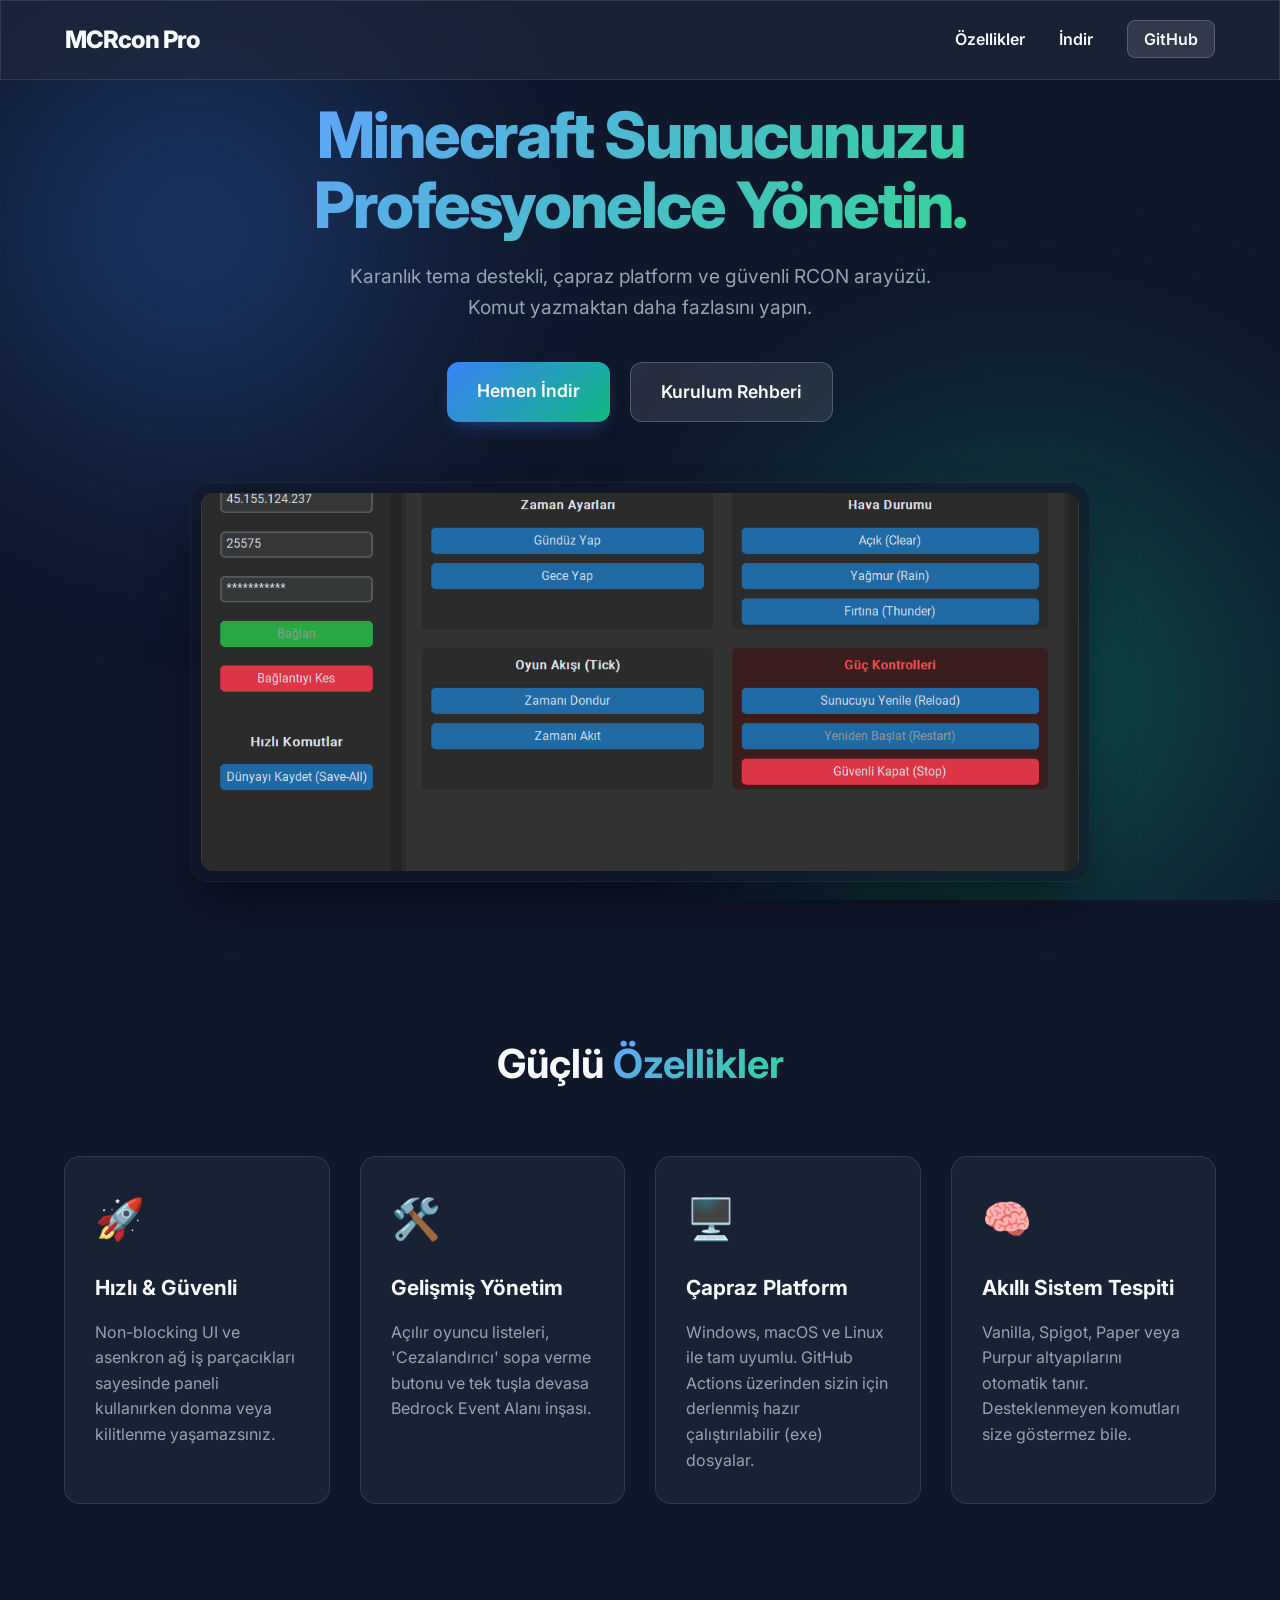
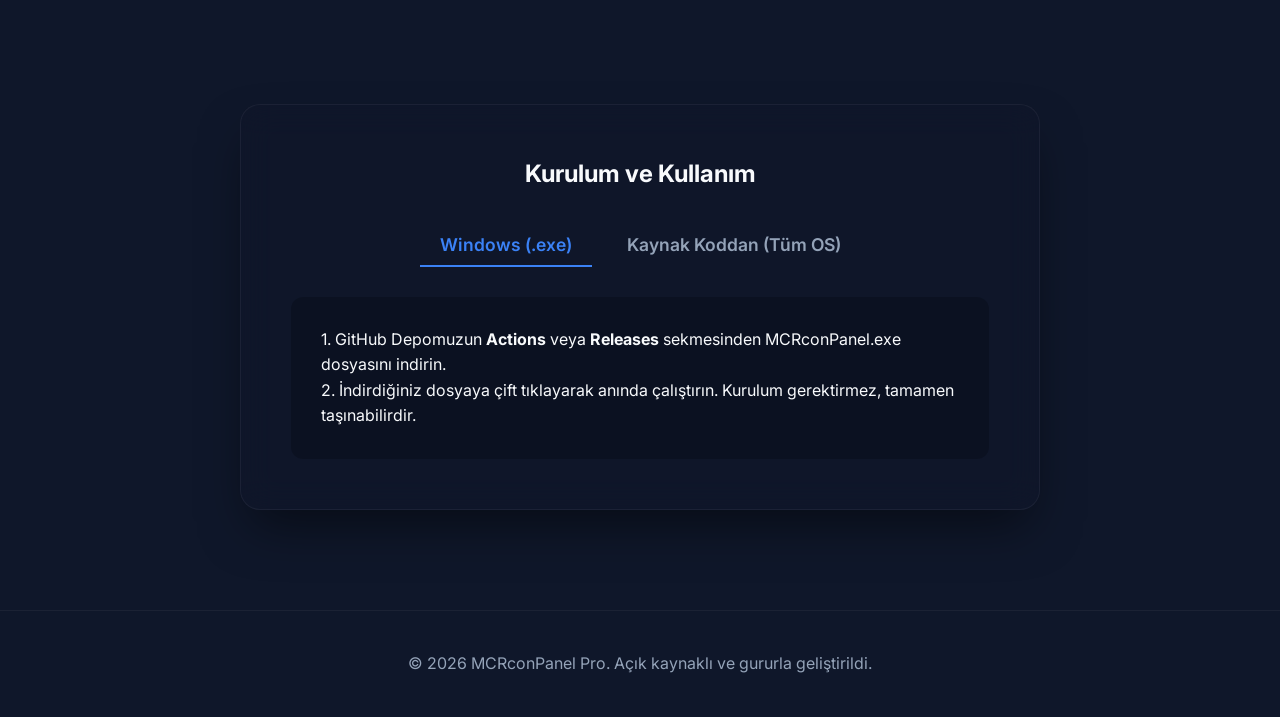
<file: index.html>
<!DOCTYPE html>
<html lang="tr">
<head>
    <meta charset="UTF-8">
    <meta name="viewport" content="width=device-width, initial-scale=1.0">
    <title>MCRcon Panel Pro</title>
    <link href="https://fonts.googleapis.com/css2?family=Inter:wght@300;400;600;800&display=swap" rel="stylesheet">
    <link rel="stylesheet" href="style.css">
    <link rel="icon" href="favicon.ico" type="image/x-icon">
</head>
<body>
    <div class="background-effects">
        <div class="glow glow-1"></div>
        <div class="glow glow-2"></div>
    </div>

    <nav class="navbar glass">
        <div class="logo">MCRcon Pro</div>
        <div class="nav-links">
            <a href="#features">Özellikler</a>
            <a href="download/">İndir</a>
            <a href="https://github.com/" target="_blank" class="github-btn">GitHub</a>
        </div>
    </nav>

    <header class="hero">
        <div class="hero-content">
            <h1 class="gradient-text">Minecraft Sunucunuzu<br>Profesyonelce Yönetin.</h1>
            <p>Karanlık tema destekli, çapraz platform ve güvenli RCON arayüzü. Komut yazmaktan daha fazlasını yapın.</p>
            <div class="hero-buttons">
                <a href="download/" class="btn btn-primary">Hemen İndir</a>
                <a href="#installation" class="btn btn-secondary">Kurulum Rehberi</a>
            </div>
        </div>
        <div class="hero-image glass-panel">
            <img src="screenshot.png" alt="MCRcon Panel Pro Ekran Görüntüsü Gelecek" id="app-preview" onerror="this.style.opacity=0">
        </div>
    </header>

    <section id="features" class="features-section">
        <h2>Güçlü <span class="gradient-text">Özellikler</span></h2>
        <div class="features-grid">
            <div class="feature-card glass">
                <div class="icon">🚀</div>
                <h3>Hızlı & Güvenli</h3>
                <p>Non-blocking UI ve asenkron ağ iş parçacıkları sayesinde paneli kullanırken donma veya kilitlenme yaşamazsınız.</p>
            </div>
            <div class="feature-card glass">
                <div class="icon">🛠️</div>
                <h3>Gelişmiş Yönetim</h3>
                <p>Açılır oyuncu listeleri, 'Cezalandırıcı' sopa verme butonu ve tek tuşla devasa Bedrock Event Alanı inşası.</p>
            </div>
            <div class="feature-card glass">
                <div class="icon">🖥️</div>
                <h3>Çapraz Platform</h3>
                <p>Windows, macOS ve Linux ile tam uyumlu. GitHub Actions üzerinden sizin için derlenmiş hazır çalıştırılabilir (exe) dosyalar.</p>
            </div>
            <div class="feature-card glass">
                <div class="icon">🧠</div>
                <h3>Akıllı Sistem Tespiti</h3>
                <p>Vanilla, Spigot, Paper veya Purpur altyapılarını otomatik tanır. Desteklenmeyen komutları size göstermez bile.</p>
            </div>
        </div>
    </section>

    <section id="installation" class="install-section glass-panel">
        <h2>Kurulum ve Kullanım</h2>
        <div class="tabs">
            <button class="tab-btn active" onclick="showTab('exe')">Windows (.exe)</button>
            <button class="tab-btn" onclick="showTab('python')">Kaynak Koddan (Tüm OS)</button>
        </div>
        
        <div id="exe" class="tab-content active">
            <p>1. GitHub Depomuzun <b>Actions</b> veya <b>Releases</b> sekmesinden <code>MCRconPanel.exe</code> dosyasını indirin.</p>
            <p>2. İndirdiğiniz dosyaya çift tıklayarak anında çalıştırın. Kurulum gerektirmez, tamamen taşınabilirdir.</p>
        </div>
        
        <div id="python" class="tab-content" style="display: none;">
            <p>Eğer geliştiriciyseniz, bilgisayarınızda Python yüklüyse şu adımları izleyin:</p>
            <div class="code-block">
                <pre><code># Gerekli kütüphaneleri kurun
pip install customtkinter mcrcon

# Paneli başlatın
python main.py</code></pre>
            </div>
        </div>
    </section>

    <footer>
        <p>&copy; 2026 MCRconPanel Pro. Açık kaynaklı ve gururla geliştirildi.</p>
    </footer>

    <script src="app.js"></script>
</body>
</html>
</file>
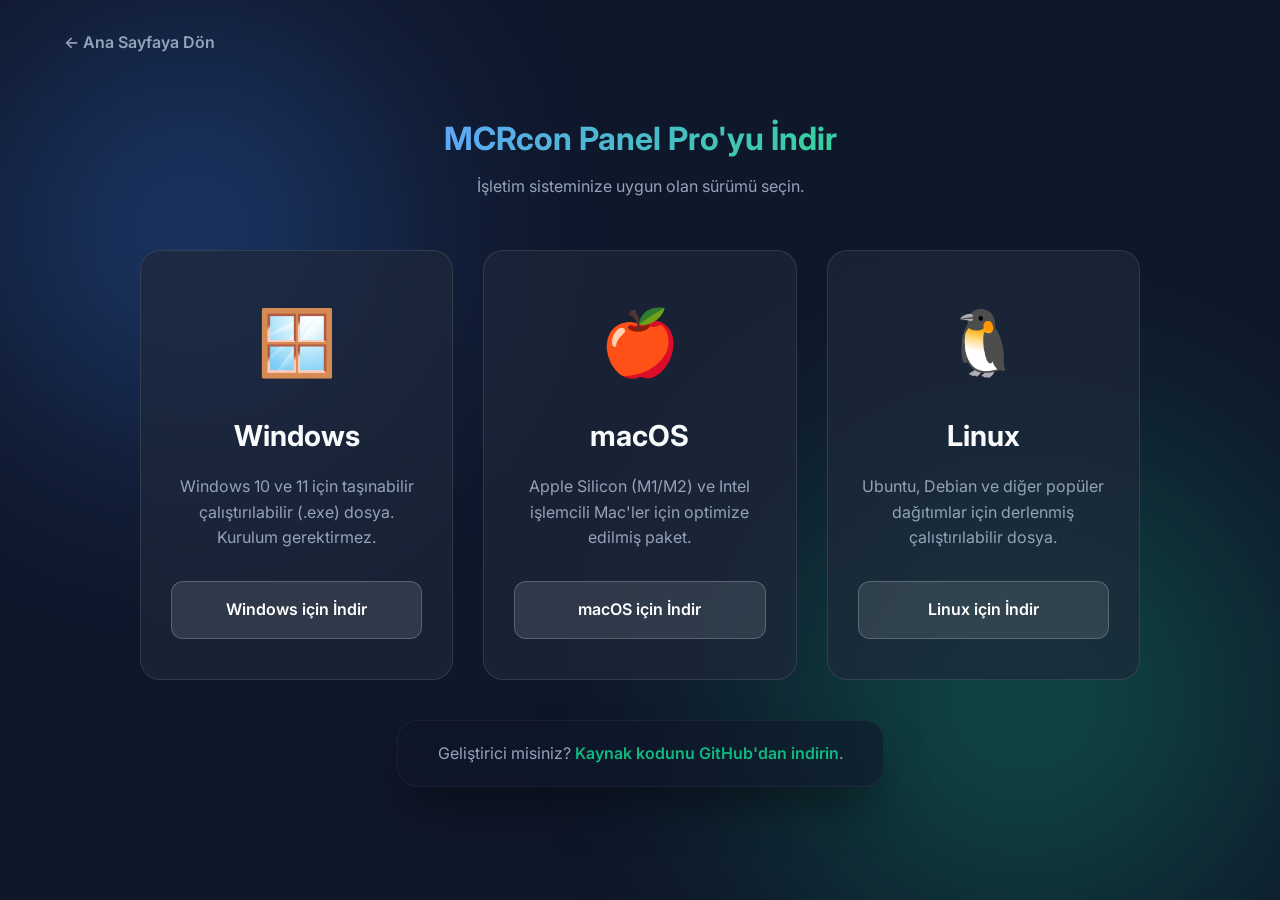
<file: download/index.html>
<!DOCTYPE html>
<html lang="tr">
<head>
    <meta charset="UTF-8">
    <meta name="viewport" content="width=device-width, initial-scale=1.0">
    <title>İndir - MCRcon Panel Pro</title>
    <link href="https://fonts.googleapis.com/css2?family=Inter:wght@300;400;600;800&display=swap" rel="stylesheet">
    <link rel="stylesheet" href="../style.css">
    <style>
        .download-page {
            min-height: 100vh;
            display: flex;
            flex-direction: column;
            align-items: center;
            justify-content: center;
            padding: 100px 20px;
        }
        .back-link {
            position: absolute;
            top: 30px;
            left: 5%;
            color: var(--text-secondary);
            text-decoration: none;
            font-weight: 600;
            display: flex;
            align-items: center;
            gap: 10px;
            transition: color 0.3s;
        }
        .back-link:hover {
            color: var(--text-primary);
        }
        .os-grid {
            display: grid;
            grid-template-columns: repeat(auto-fit, minmax(300px, 1fr));
            gap: 30px;
            max-width: 1000px;
            width: 100%;
            margin-top: 50px;
        }
        .os-card {
            padding: 40px 30px;
            text-align: center;
            border-radius: 20px;
            transition: transform 0.3s, box-shadow 0.3s;
            display: flex;
            flex-direction: column;
            align-items: center;
            justify-content: space-between;
            min-height: 350px;
        }
        .os-card:hover {
            transform: translateY(-10px);
            box-shadow: 0 25px 50px -12px rgba(59, 130, 246, 0.2);
        }
        .os-icon {
            font-size: 4rem;
            margin-bottom: 20px;
        }
        .os-card h3 {
            font-size: 1.8rem;
            margin-bottom: 15px;
        }
        .os-card p {
            color: var(--text-secondary);
            margin-bottom: 30px;
            flex-grow: 1;
        }
        .dl-btn {
            display: inline-block;
            width: 100%;
            padding: 15px;
            border-radius: 12px;
            background: rgba(255, 255, 255, 0.1);
            color: white;
            text-decoration: none;
            font-weight: 600;
            transition: all 0.3s;
            border: 1px solid rgba(255, 255, 255, 0.2);
        }
        .dl-btn:hover {
            background: var(--accent-blue);
            border-color: var(--accent-blue);
        }
        .windows-btn:hover { background: #0078D7; border-color: #0078D7; }
        .mac-btn:hover { background: #555; border-color: #555; }
        .linux-btn:hover { background: #E95420; border-color: #E95420; }
        
        .source-dl {
            margin-top: 60px;
            color: var(--text-secondary);
        }
        .source-dl a {
            color: var(--accent-green);
            text-decoration: none;
            font-weight: 600;
        }
        .source-dl a:hover {
            text-decoration: underline;
        }
    </style>
</head>
<body>
    <div class="background-effects">
        <div class="glow glow-1"></div>
        <div class="glow glow-2"></div>
    </div>

    <a href="../" class="back-link">← Ana Sayfaya Dön</a>

    <div class="download-page">
        <h1 class="gradient-text">MCRcon Panel Pro'yu İndir</h1>
        <p style="color: var(--text-secondary); margin-top: 10px;">İşletim sisteminize uygun olan sürümü seçin.</p>

        <div class="os-grid">
            <!-- Windows -->
            <div class="os-card glass">
                <div class="os-icon">🪟</div>
                <h3>Windows</h3>
                <p>Windows 10 ve 11 için taşınabilir çalıştırılabilir (.exe) dosya. Kurulum gerektirmez.</p>
                <a href="https://github.com/Ciaodar/McrconPyPanel/releases/latest/download/MCRconPanel.exe" class="dl-btn windows-btn">Windows için İndir</a>
            </div>

            <!-- macOS -->
            <div class="os-card glass">
                <div class="os-icon">🍎</div>
                <h3>macOS</h3>
                <p>Apple Silicon (M1/M2) ve Intel işlemcili Mac'ler için optimize edilmiş paket.</p>
                <a href="https://github.com/Ciaodar/McrconPyPanel/releases/latest/download/MCRconPanel-macOS.zip" class="dl-btn mac-btn">macOS için İndir</a>
            </div>

            <!-- Linux -->
            <div class="os-card glass">
                <div class="os-icon">🐧</div>
                <h3>Linux</h3>
                <p>Ubuntu, Debian ve diğer popüler dağıtımlar için derlenmiş çalıştırılabilir dosya.</p>
                <a href="https://github.com/Ciaodar/McrconPyPanel/releases/latest/download/MCRconPanel-Linux" class="dl-btn linux-btn">Linux için İndir</a>
            </div>
        </div>

        <div class="source-dl glass-panel" style="padding: 20px 40px; margin-top: 40px;">
            <p>Geliştirici misiniz? <a href="https://github.com/Ciaodar/McrconPyPanel" target="_blank">Kaynak kodunu GitHub'dan indirin</a>.</p>
        </div>
    </div>
</body>
</html>
</file>
<file: style.css>
:root {
    --bg-color: #0f172a;
    --text-primary: #f8fafc;
    --text-secondary: #94a3b8;
    --accent-blue: #3b82f6;
    --accent-green: #10b981;
    --glass-bg: rgba(30, 41, 59, 0.7);
    --glass-border: rgba(255, 255, 255, 0.1);
}

* {
    margin: 0;
    padding: 0;
    box-sizing: border-box;
    font-family: 'Inter', sans-serif;
}

body {
    background-color: var(--bg-color);
    color: var(--text-primary);
    overflow-x: hidden;
    line-height: 1.6;
}

/* Background Effects */
.background-effects {
    position: fixed;
    top: 0; left: 0; width: 100vw; height: 100vh;
    z-index: -1;
    overflow: hidden;
}

.glow {
    position: absolute;
    border-radius: 50%;
    filter: blur(100px);
    opacity: 0.4;
    animation: float 10s infinite alternate ease-in-out;
}

.glow-1 {
    top: -10%; left: -10%;
    width: 50vw; height: 50vw;
    background: radial-gradient(circle, var(--accent-blue) 0%, transparent 70%);
}

.glow-2 {
    bottom: -20%; right: -10%;
    width: 60vw; height: 60vw;
    background: radial-gradient(circle, var(--accent-green) 0%, transparent 70%);
    animation-delay: -5s;
}

@keyframes float {
    0% { transform: translate(0, 0); }
    100% { transform: translate(30px, 30px); }
}

/* Glassmorphism Utilities */
.glass {
    background: var(--glass-bg);
    backdrop-filter: blur(12px);
    -webkit-backdrop-filter: blur(12px);
    border: 1px solid var(--glass-border);
}

.glass-panel {
    background: rgba(15, 23, 42, 0.6);
    backdrop-filter: blur(16px);
    border: 1px solid rgba(255, 255, 255, 0.05);
    border-radius: 20px;
    box-shadow: 0 25px 50px -12px rgba(0, 0, 0, 0.5);
}

/* Navbar */
.navbar {
    position: fixed;
    top: 0; width: 100%;
    padding: 20px 5%;
    display: flex;
    justify-content: space-between;
    align-items: center;
    z-index: 100;
}

.logo {
    font-size: 1.5rem;
    font-weight: 800;
    letter-spacing: -1px;
}

.nav-links a {
    color: var(--text-primary);
    text-decoration: none;
    margin-left: 30px;
    font-weight: 600;
    transition: color 0.3s;
}

.nav-links a:hover {
    color: var(--accent-blue);
}

.github-btn {
    padding: 8px 16px;
    border-radius: 8px;
    background: rgba(255, 255, 255, 0.1);
    border: 1px solid rgba(255, 255, 255, 0.2);
}

/* Typography */
.gradient-text {
    background: linear-gradient(135deg, #60a5fa, #34d399);
    -webkit-background-clip: text;
    -webkit-text-fill-color: transparent;
}

/* Hero Section */
.hero {
    min-height: 100vh;
    display: flex;
    flex-direction: column;
    align-items: center;
    justify-content: center;
    text-align: center;
    padding: 100px 20px 50px;
}

.hero-content h1 {
    font-size: 4rem;
    font-weight: 800;
    line-height: 1.1;
    margin-bottom: 20px;
    letter-spacing: -2px;
}

.hero-content p {
    font-size: 1.2rem;
    color: var(--text-secondary);
    max-width: 600px;
    margin: 0 auto 40px;
}

.hero-buttons {
    display: flex;
    gap: 20px;
    justify-content: center;
    margin-bottom: 60px;
}

.btn {
    padding: 15px 30px;
    border-radius: 12px;
    font-weight: 600;
    font-size: 1.1rem;
    text-decoration: none;
    transition: all 0.3s;
    cursor: pointer;
    border: none;
}

.btn-primary {
    background: linear-gradient(135deg, #3b82f6, #10b981);
    color: white;
    box-shadow: 0 10px 20px -10px rgba(59, 130, 246, 0.5);
}

.btn-primary:hover {
    transform: translateY(-3px);
    box-shadow: 0 15px 25px -10px rgba(59, 130, 246, 0.7);
}

.btn-secondary {
    background: rgba(255, 255, 255, 0.1);
    color: white;
    border: 1px solid rgba(255, 255, 255, 0.2);
}

.btn-secondary:hover {
    background: rgba(255, 255, 255, 0.15);
}

.hero-image {
    width: 80%;
    max-width: 900px;
    height: 400px;
    padding: 10px;
    display: flex;
    align-items: center;
    justify-content: center;
    position: relative;
    overflow: hidden;
}

.hero-image::after {
    content: "Fotoğraf (docs/screenshot.png) bekleniyor...";
    position: absolute;
    color: rgba(255,255,255,0.3);
    font-size: 1.2rem;
}

#app-preview {
    width: 100%;
    height: 100%;
    object-fit: cover;
    border-radius: 12px;
    z-index: 2;
}

/* Features */
.features-section {
    padding: 100px 5%;
    text-align: center;
}

.features-section h2 {
    font-size: 2.5rem;
    margin-bottom: 60px;
}

.features-grid {
    display: grid;
    grid-template-columns: repeat(auto-fit, minmax(250px, 1fr));
    gap: 30px;
    max-width: 1200px;
    margin: 0 auto;
}

.feature-card {
    padding: 30px;
    border-radius: 16px;
    text-align: left;
    transition: transform 0.3s;
}

.feature-card:hover {
    transform: translateY(-10px);
}

.feature-card .icon {
    font-size: 2.5rem;
    margin-bottom: 20px;
}

.feature-card h3 {
    font-size: 1.3rem;
    margin-bottom: 15px;
}

.feature-card p {
    color: var(--text-secondary);
}

/* Install Section */
.install-section {
    max-width: 800px;
    margin: 100px auto;
    padding: 50px;
    text-align: center;
}

.tabs {
    display: flex;
    justify-content: center;
    gap: 15px;
    margin: 30px 0;
}

.tab-btn {
    background: none;
    border: none;
    color: var(--text-secondary);
    font-size: 1.1rem;
    font-weight: 600;
    cursor: pointer;
    padding: 10px 20px;
    border-bottom: 2px solid transparent;
    transition: all 0.3s;
}

.tab-btn.active {
    color: var(--accent-blue);
    border-bottom: 2px solid var(--accent-blue);
}

.tab-content {
    text-align: left;
    background: rgba(0, 0, 0, 0.2);
    padding: 30px;
    border-radius: 12px;
}

.code-block {
    background: #0f172a;
    padding: 15px;
    border-radius: 8px;
    margin-top: 15px;
    border: 1px solid rgba(255,255,255,0.1);
}

.code-block pre {
    color: #a5b4fc;
    font-family: monospace;
    overflow-x: auto;
}

footer {
    text-align: center;
    padding: 40px;
    color: var(--text-secondary);
    border-top: 1px solid rgba(255,255,255,0.05);
}

@media (max-width: 768px) {
    .hero-content h1 { font-size: 2.5rem; }
    .hero-image { height: 300px; width: 95%; }
}
</file>
